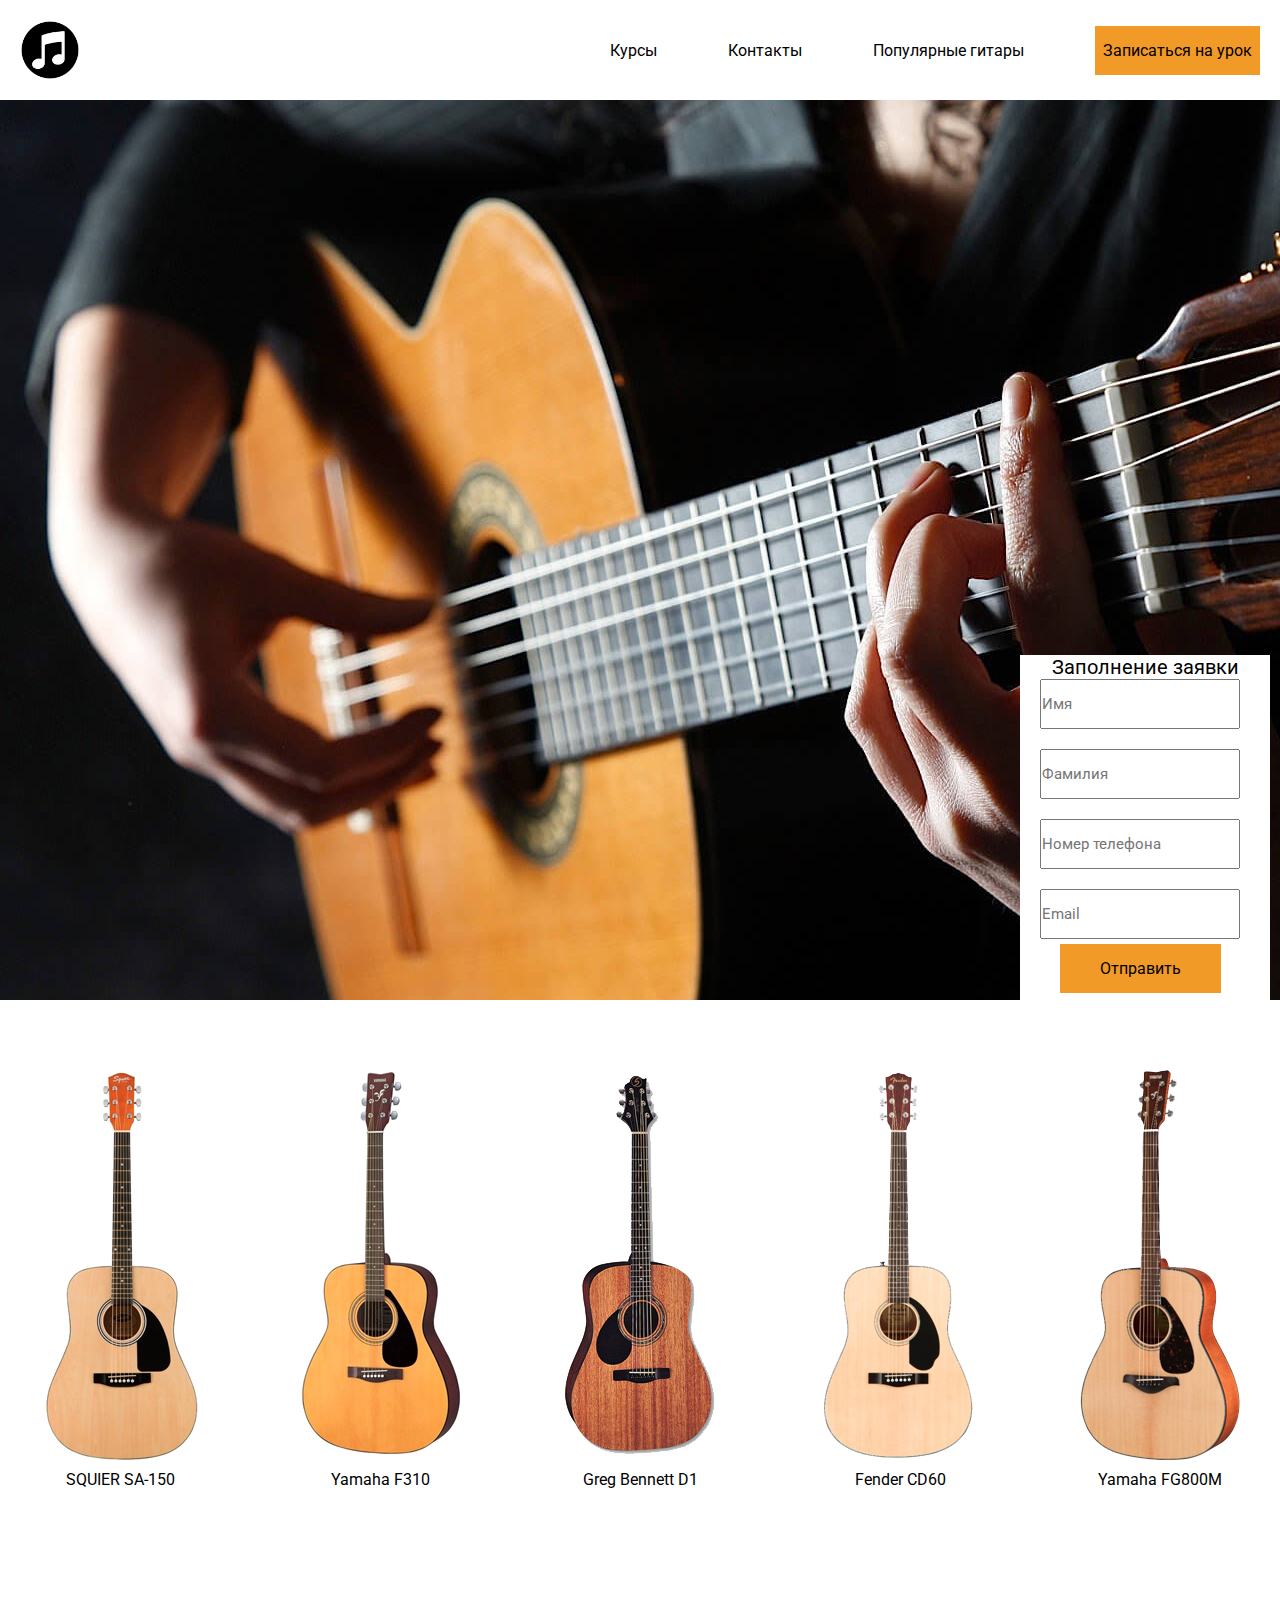
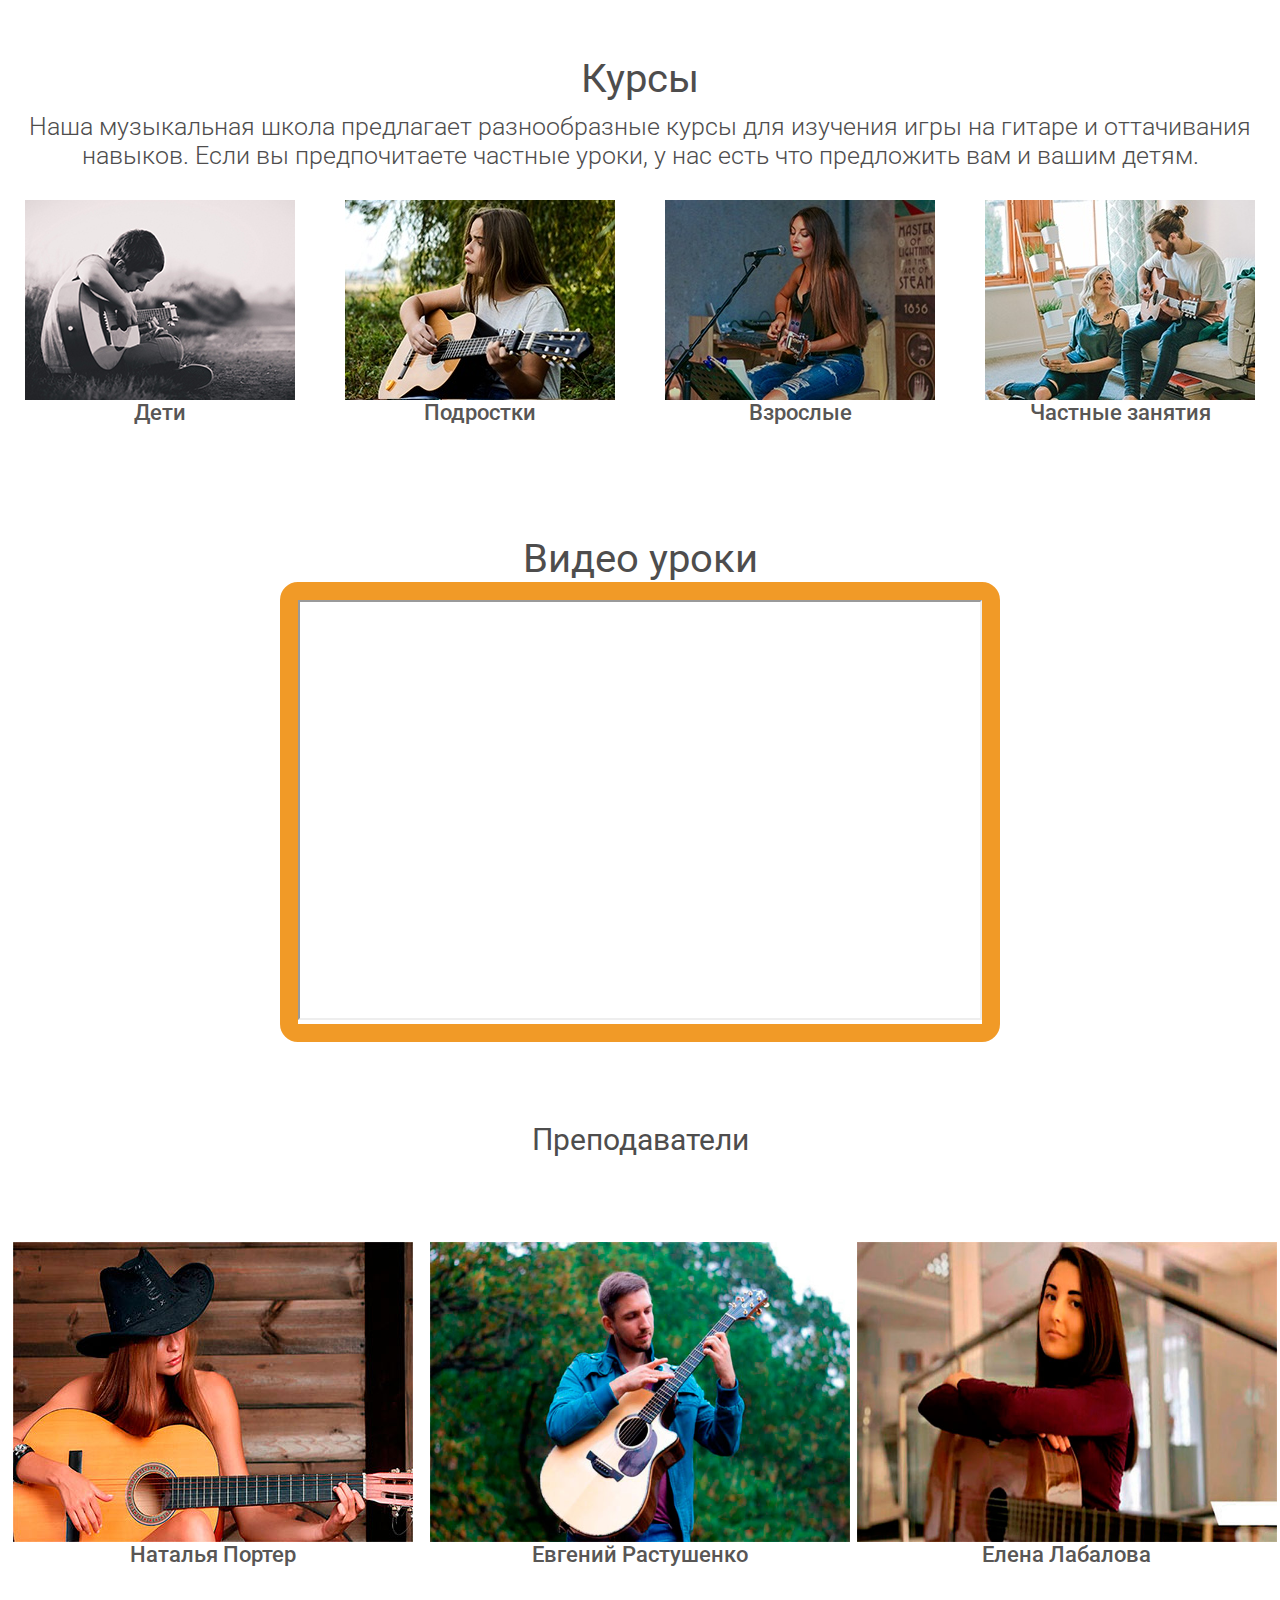
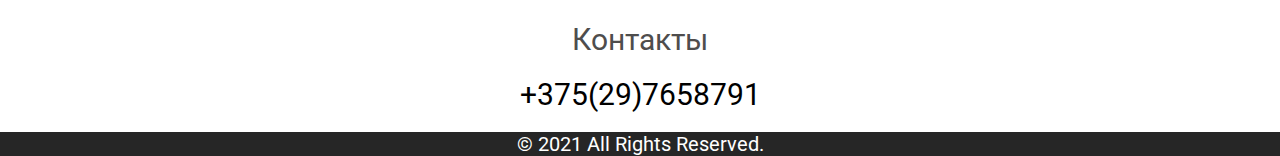
<file: project_1/index.html>
<!DOCTYPE html>
<html lang="en">
<head>
    <meta charset="UTF-8">
    <meta http-equiv="X-UA-Compatible" content="IE=edge">
    <meta name="viewport" content="width=device-width, initial-scale=1.0">
    <title>Landing page</title>
    <link rel="preconnect" href="https://fonts.googleapis.com">
    <link rel="preconnect" href="https://fonts.gstatic.com" crossorigin>
    <link href="https://fonts.googleapis.com/css2?family=Roboto:wght@300;500;700&display=swap" rel="stylesheet">
    <link rel="stylesheet" href="style.css">
</head>
<body>
    <header>
        <div class="wrapper">
            <div class="logo">
            </div>
            <div class="menu">
                <div class="links">
                    <a href="#courses_href">Курсы</a>
                </div>
                <div class="links">
                    <a href="#contact_href">Контакты</a>
                </div>
                <div class="links">
                    <a href="#guitars_href">Популярные гитары</a>
                    
                </div>
                <div class="links">
                    <a href="#form_href">Записаться на урок</a>
                </div>
            </div>
            <div class="menu-burger">

            </div>
        </div>
    </header>
    <main>
    <div class="wrapper">
        <section class="form">
            <div class="reg_form">
                <p class="form_text" id="form_href">Заполнение заявки</p>
                <form action="">
                    <input type="text" placeholder="Имя">
                    <input type="text" placeholder="Фамилия">
                    <input type="tel" placeholder="Номер телефона">
                    <input type="email" placeholder="Email">
                    <a href="#" class="btn_form">
                        Отправить
                    </a>
                </form>
            </div>
        </section>
    </div>
    </main>
    <section>
        <div class="wrapper">
            <div class="courses_title" >
            </div>
            <div class="guitars_catalog" id="guitars_href">
                
                <div class="guitars-item">
                    <div class="guitars guitars_1">
                    </div>
                    <div class="guitars_name_item">
                        SQUIER SA-150
                    </div>
                </div>
                <div class="guitars-item">
                    <div class="guitars guitars_2">
                    </div>
                    <div class="guitars_name_item">
                        Yamaha F310 
                    </div>
                </div>
                <div class="guitars-item">
                    <div class="guitars guitars_3">
                    </div>
                    <div class="guitars_name_item">
                        Greg Bennett D1
                    </div>
                </div>
                <div class="guitars-item">
                    <div class="guitars guitars_4">
                    </div>
                    <div class="guitars_name_item">
                        Fender CD60
                    </div>
                </div>
                <div class="guitars-item">
                    <div class="guitars guitars_5">
                    </div>
                    <div class="guitars_name_item">
                        Yamaha FG800M
                    </div>
                </div>
                </div>
        </div>
    </section>
    <section class="courses_sec">
        <div class="wrapper">
            <div class="courses_title" id="courses_href">
                Курсы
            </div>
            <div class="courses_subtitle">
                Наша музыкальная школа предлагает разнообразные курсы 
                для изучения игры на гитаре и оттачивания навыков. 
                Если вы предпочитаете частные уроки, 
                у нас есть что предложить вам и вашим детям.
            </div>
            <div class="courses_box">
                <div class="courses_box-item">
                    <div class="courses_img courses_img_kids">
                    </div>
                    <div class="name_item">
                        Дети
                    </div>
                </div>
                <div class="courses_box-item">
                    <div class="courses_img courses_img_teens">
                    </div>
                    <div class="name_item">
                        Подростки
                    </div>
                </div>
                <div class="courses_box-item">
                    <div class="courses_img courses_img_abults">
                    </div>
                    <div class="name_item">
                        Взрослые
                    </div>
                </div>
                <div class="courses_box-item">
                    <div class="courses_img courses_img_private_lessons">
                    </div>
                    <div class="name_item">
                        Частные занятия
                    </div>
                </div>
        </div>
        </div>
    </section>
    <section class="video-box">
        <div class="courses_title">
            Видео уроки
        </div>
        <div class="video">
            <iframe src="https://www.youtube.com/embed/zbSF_3azDsw"></iframe>
        </div>
    </section>
    <section class="teachers">
        <div class="wrapper">
            <div class="teachers_title">
                Преподаватели
            </div>
            <div class="teachers_box">
                    <div class="teachers_box-item">
                        <div class="teachers_img teachers_img_team_1">
                        </div>
                        <div class="teachers_name_item">
                            Наталья Портер
                        </div>
                    </div>
                    <div class="teachers_box-item">
                        <div class="teachers_img teachers_img_team_2">
                        </div>
                        <div class="teachers_name_item">
                            Евгений Растушенко
                        </div>
                    </div>
                    <div class="teachers_box-item">
                        <div class="teachers_img teachers_img_team_3">
                        </div>
                        <div class="teachers_name_item">
                            Елена Лабалова
                        </div>
                    </div>
            </div>
        </div>
    </section>
    <footer id="contact_href">
        <div class="number_name">
            Контакты
        </div>
        <div class="footer_contact">
            <a href="tel:+375297658791">+375(29)7658791</a>
        </div>
        <div class="footer">
            &#169; 2021 All Rights Reserved.
        </div>
    </footer>
    <script>
        let menu = document.querySelector('.menu');
        let btn = document.querySelector('.menu-burger');
        btn.addEventListener('click', function() {
        menu.classList.toggle('active');
        })
    </script>
</body>
</html>
</file>
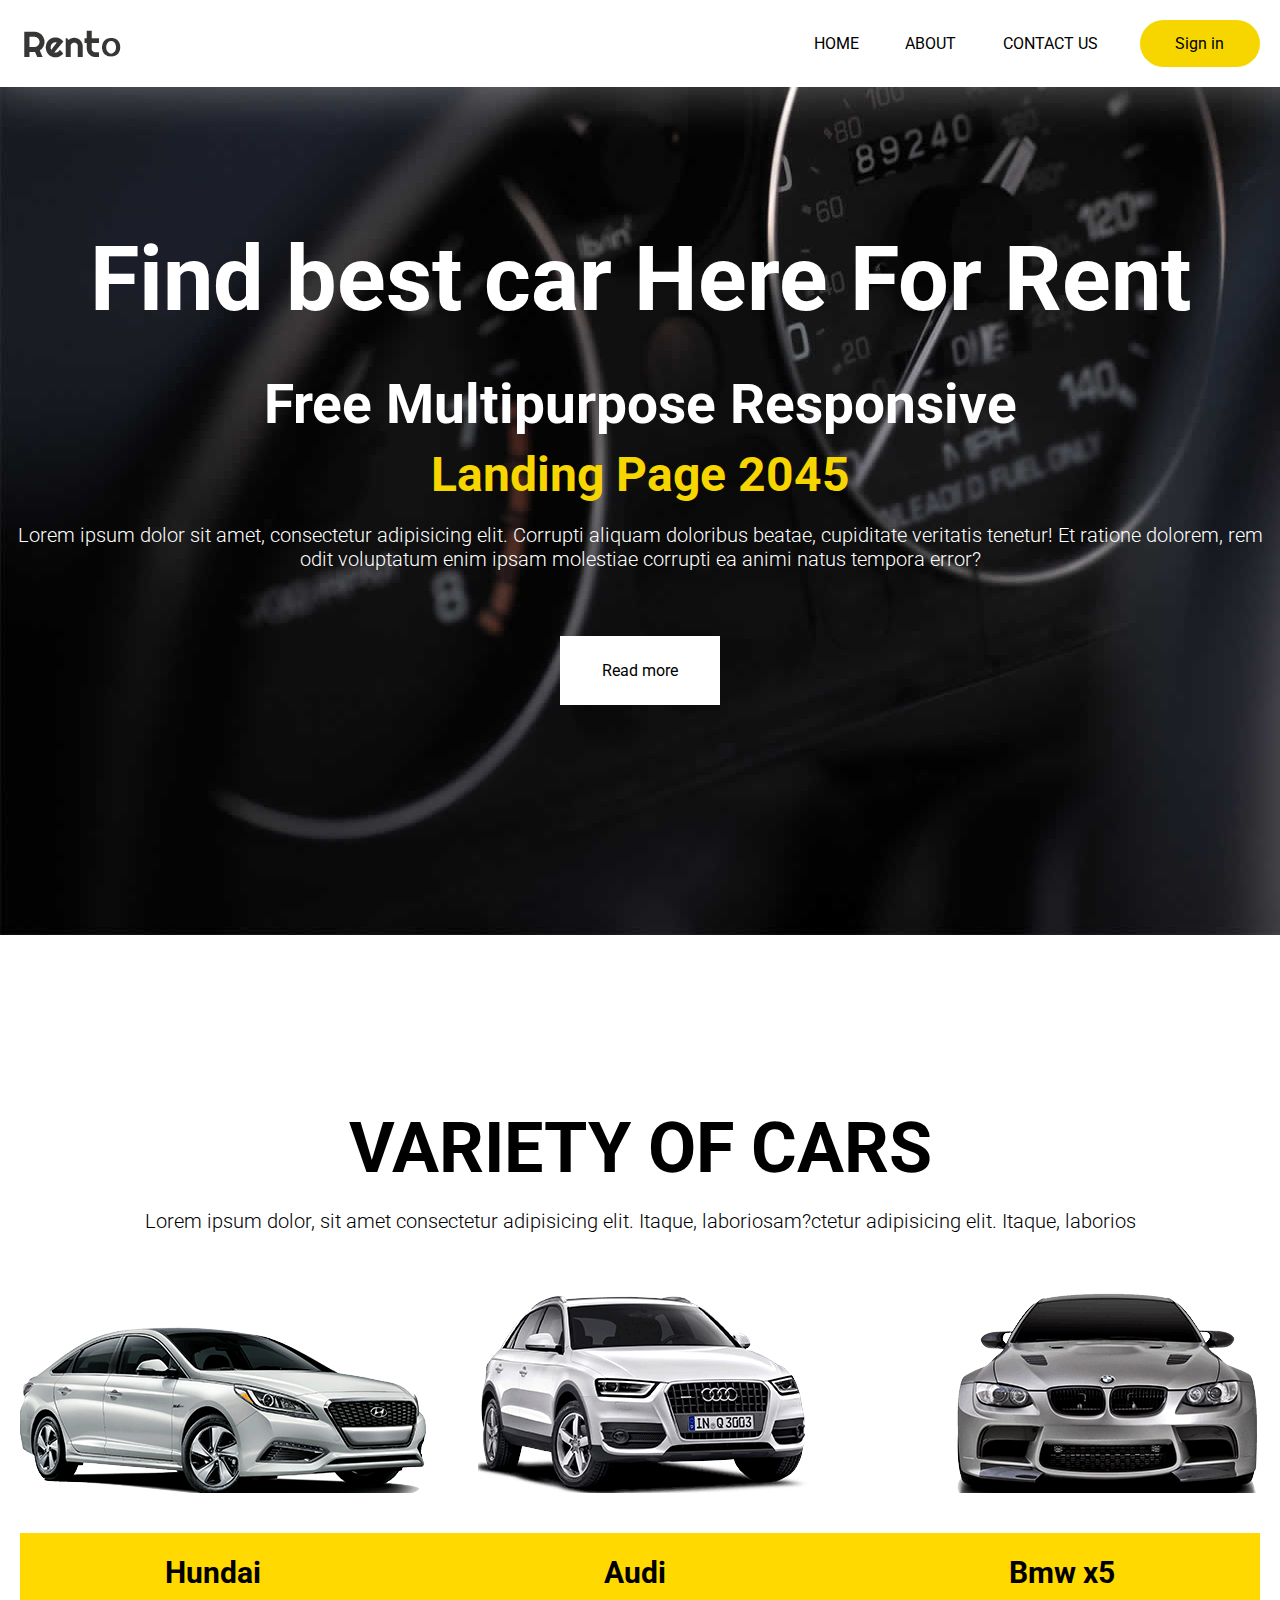
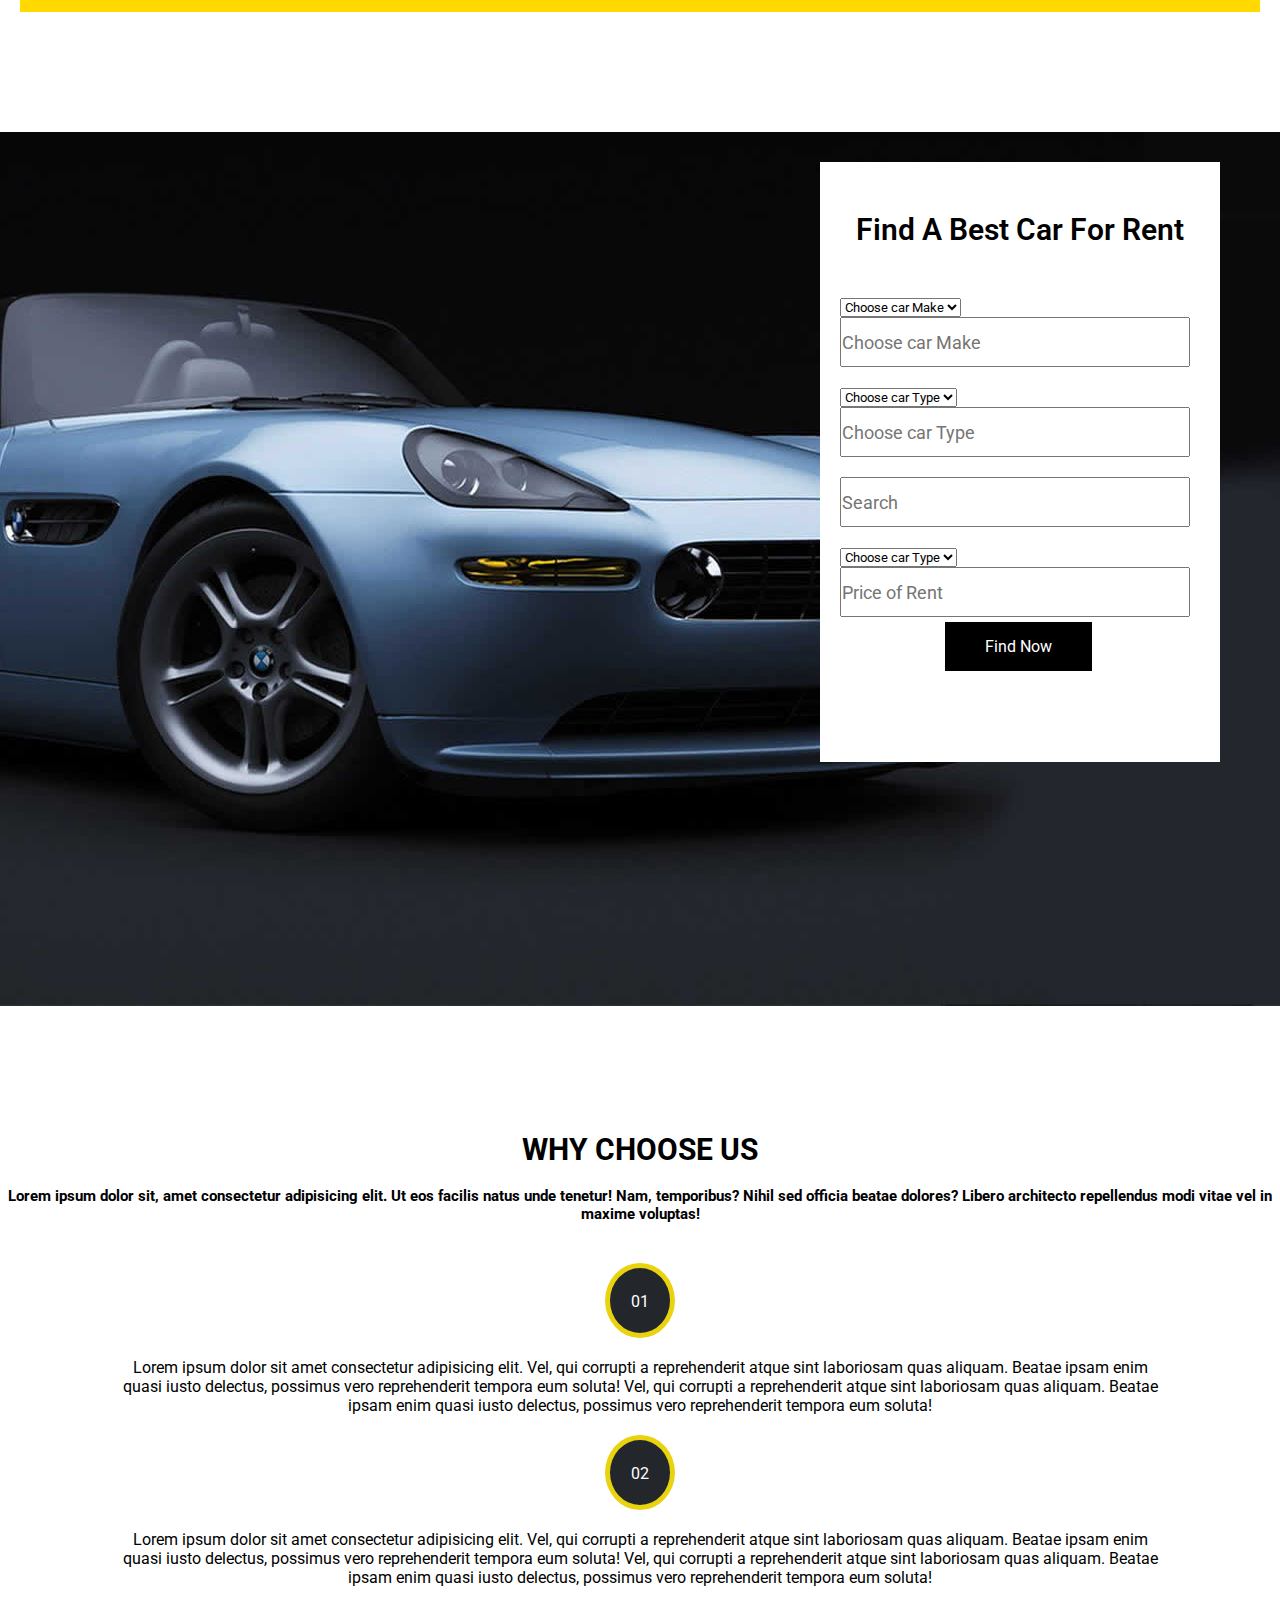
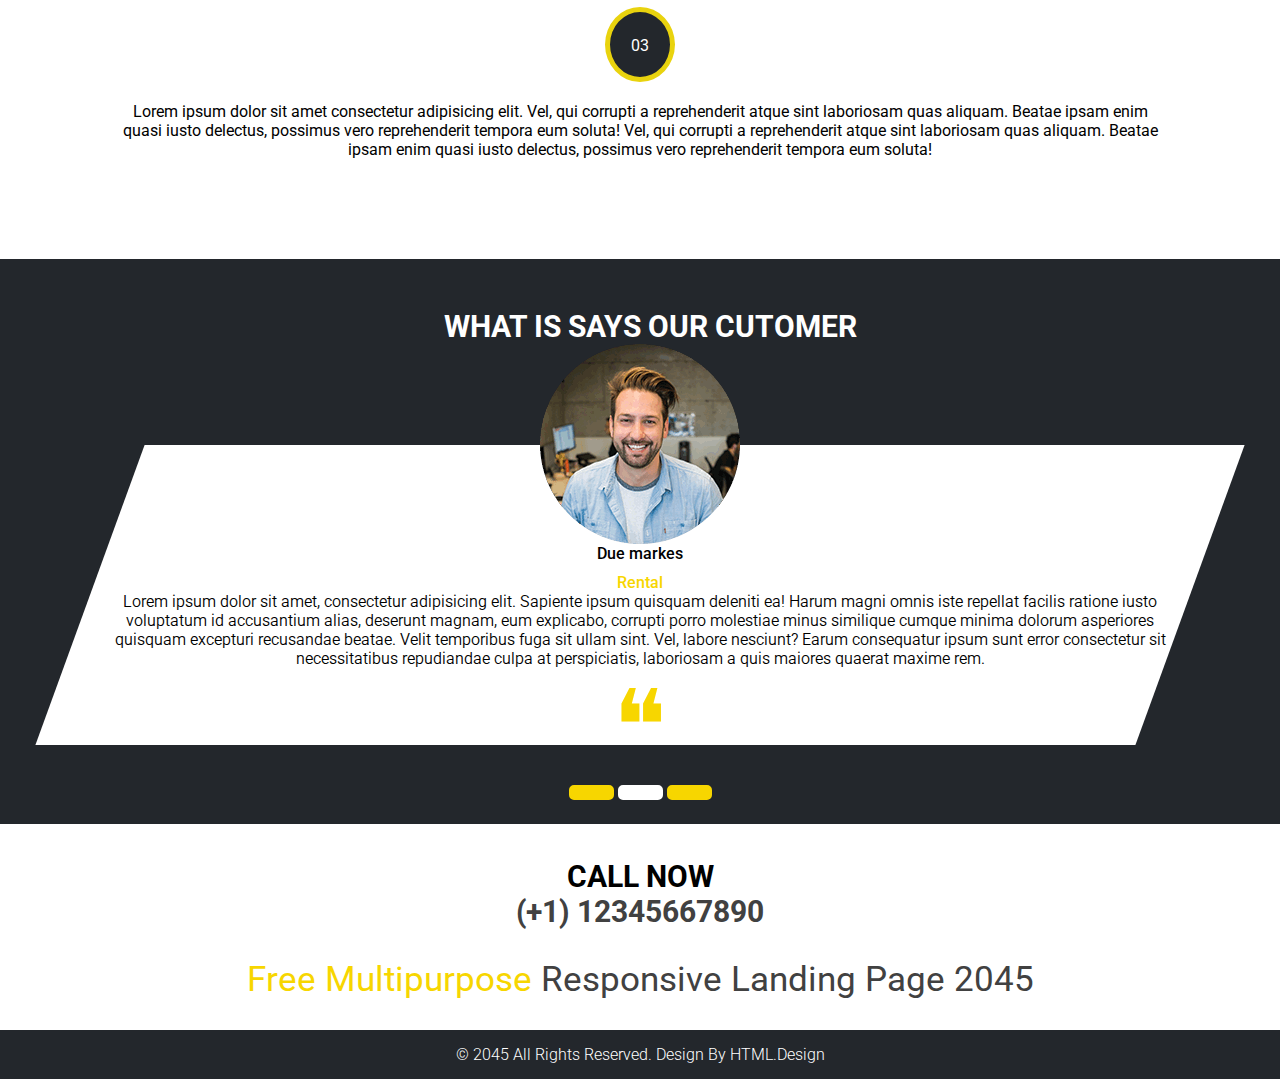
<file: project_2/index.html>
<!DOCTYPE html>
<html lang="en">

<head>
    <meta charset="UTF-8">
    <meta http-equiv="X-UA-Compatible" content="IE=edge">
    <meta name="viewport" content="width=device-width, initial-scale=1.0">
    <link rel="preconnect" href="https://fonts.googleapis.com">
    <link rel="preconnect" href="https://fonts.gstatic.com" crossorigin>
    <link href="https://fonts.googleapis.com/css2?family=Roboto:wght@300;500;700&display=swap" rel="stylesheet">
    <title>Landing page</title>
    <link rel="stylesheet" href="style.css">
</head>

<body>
    <header>
        <div class="container">
            <div class="logo">
            </div>

            <div class="menu">
                <div class="links">
                    <a href="index.html">HOME</a>
                </div>
                <div class="links">
                    <a href="#car_href">ABOUT</a>
                </div>
                <div class="links">
                    <a href="#contact">CONTACT US</a>
                </div>
                <div class="links">
                    <a href="">Sign in</a>
                </div>
            </div>
    </header>

    <main>
        <div class="container">
            <div class="text">
                Find best car Here For Rent
            </div>
            <div class="description">
                Free Multipurpose Responsive
            </div>
            <div class="subdescr">
                Landing Page 2045
            </div>
            <div class="descr-footer">
                Lorem ipsum dolor sit amet, consectetur adipisicing elit. Corrupti aliquam doloribus beatae, cupiditate
                veritatis tenetur! Et ratione dolorem, rem odit voluptatum enim ipsam molestiae corrupti ea animi natus
                tempora error?
            </div>
        </div>
        <div class="btn">
            <a href="#read">
                Read more
            </a>
        </div>
    </main>

    <section class="car" id="car_href">
        <div class="container">
            <div class="car-title">
                variety of cars
            </div>
            <div class="car-descr">
                Lorem ipsum dolor, sit amet consectetur adipisicing elit. Itaque, laboriosam?ctetur adipisicing elit.
                Itaque, laborios
            </div>
            <div class="car-box">
                <div class="car_1"></div>
                <div class="car_2"></div>
                <div class="car_3"></div>
            </div>
            <div class="car-name">
                <div class="car-name__item">
                    Hundai
                </div>
                <div class="car-name__item">
                    Audi
                </div>
                <div class="car-name__item">
                    Bmw x5
                </div>
            </div>
        </div>
    </section>
    <section class="form">
        <div class="search_form">
            <p class="form_text">Find A Best Car For Rent</p>
            <form action="">
                <select name="car" id="" class="select">
                    <option value="">Choose car Make</option>
                </select>
                <input type="text" placeholder="Choose car Make">
                <select name="car" id="" class="select">
                    <option value="">Choose car Type</option>
                </select>
                <input type="text" placeholder="Choose car Type">
                <input type="text" placeholder="Search">
                <select name="car" id="" class="select">
                    <option value="">Choose car Type</option>
                </select>
                <input type="text" placeholder="Price of Rent">
                <a href="#" class="btn_form">
                    Find Now
                </a>
            </form>
        </div>
    </section>
    <section class="advantages" id="read">
        <div class="container">
            <div class="advantages-title">
                Why Choose Us
            </div>
            <div class="advantages-subtitle">
                Lorem ipsum dolor sit, amet consectetur adipisicing elit. Ut eos facilis natus unde tenetur! Nam,
                temporibus? Nihil sed officia beatae dolores? Libero architecto repellendus modi vitae vel in maxime
                voluptas!
            </div>
        </div>
        <div class="advantages_box">
            <div class="item">
                <div class="item_num">
                    01
                </div>
                <div class="item_text">
                    Lorem ipsum dolor sit amet consectetur adipisicing elit. Vel, qui corrupti a reprehenderit atque
                    sint laboriosam quas aliquam. Beatae ipsam enim quasi iusto delectus, possimus vero reprehenderit
                    tempora eum soluta!
                    Vel, qui corrupti a reprehenderit atque sint laboriosam quas aliquam. Beatae ipsam enim quasi iusto
                    delectus, possimus vero reprehenderit tempora eum soluta!
                </div>
                <div class="item_num">
                    02
                </div>
                <div class="item_text">
                    Lorem ipsum dolor sit amet consectetur adipisicing elit. Vel, qui corrupti a reprehenderit atque
                    sint laboriosam quas aliquam. Beatae ipsam enim quasi iusto delectus, possimus vero reprehenderit
                    tempora eum soluta!
                    Vel, qui corrupti a reprehenderit atque sint laboriosam quas aliquam. Beatae ipsam enim quasi iusto
                    delectus, possimus vero reprehenderit tempora eum soluta!
                </div>
                <div class="item_num">
                    03
                </div>
                <div class="item_text">
                    Lorem ipsum dolor sit amet consectetur adipisicing elit. Vel, qui corrupti a reprehenderit atque
                    sint laboriosam quas aliquam. Beatae ipsam enim quasi iusto delectus, possimus vero reprehenderit
                    tempora eum soluta!
                    Vel, qui corrupti a reprehenderit atque sint laboriosam quas aliquam. Beatae ipsam enim quasi iusto
                    delectus, possimus vero reprehenderit tempora eum soluta!
                </div>
            </div>
        </div>
    </section>
    <section class="slider">
        <div class="container">

            <div class="sliders">
                <div class="slider_title">
                    What Is Says Our Cutomer
                </div>
                <div class="slider_overlay"></div>
                <div class="slider_item">
                    <div class="slide">
                    </div>
                    <div class="depiction">
                        Due markes
                    </div>
                    <div class="subtitle_section">
                        Rental
                    </div>
                    <div class="text_section">
                        Lorem ipsum dolor sit amet, consectetur adipisicing elit. Sapiente ipsum quisquam deleniti ea!
                        Harum magni omnis iste repellat facilis ratione iusto voluptatum id accusantium alias, deserunt
                        magnam, eum explicabo, corrupti porro molestiae minus similique cumque minima dolorum asperiores
                        quisquam excepturi recusandae beatae. Velit temporibus fuga sit ullam sint. Vel, labore
                        nesciunt? Earum consequatur ipsum sunt error consectetur sit necessitatibus repudiandae culpa at
                        perspiciatis, laboriosam a quis maiores quaerat maxime rem.
                    </div>
                    <span>
                        &#10077;
                    </span>
                </div>
            </div>
            <div class="indicator">
            </div>
            <div class="indicator color">
            </div>
            <div class="indicator">
            </div>
        </div>

    </section>
    <footer id="contact">
        <div class="footer_title advantages-title">
            call now
        </div>
        <div class="footer_tel">
            <a href="tel:+112345667890">(+1) 12345667890</a>
        </div>
        <div class="footer_descr">
            <span> Free Multipurpose</span> Responsive Landing Page 2045
        </div>
        <div class="footer">
            &#169; 2045 All Rights Reserved. Design By HTML.Design
        </div>
    </footer>
</body>

</html>
</file>
<file: project_1/style.css>
*{
    box-sizing: border-box;
    padding: 0;
    margin: 0;
    font-family: 'Roboto', sans-serif;
}
body,html{
    height: 100%;
}
html{
    scroll-behavior: smooth;
}
.wrapper{
    max-width: 1540px;
    width: 100%;
    margin: 0 auto;
}
.logo{
    background: url('/project_1/img/logo.png') no-repeat;
    background-size: contain;
    max-width: 60px;
    width: 100%;
    height: 60px;
}
header > .wrapper {
    padding: 20px;
    display: flex;
    justify-content: space-between;
    align-items: center;
}
.menu{
    max-width: 650px;
    width: 100%;
    display: flex;
    justify-content: space-between;
    align-items: center;
}
.menu-burger {
    display: none;
    width: 40px;
    height: 40px;
    background:url('/project_1/img/menu_icon.png') center center no-repeat;
    background-size: contain;
}
.links:last-child{
    max-width: 165px;
    width: 100%;
    padding: 15px 0;
    background: #f19a27;
    text-align: center;
}
.links:last-child:hover a{
    color: #fff;
    transition: .4s;
}
a{
    text-decoration: none;
    color: black;
}
main{
    background: url('/project_1/img/main.png') no-repeat;
    width: 100%;
    height: 100%;
}
.main_content{
    color: #fff;
    padding: 70px;
    font-size: 60px;
    text-align: center;
}
.guitars_catalog{
    margin-top: 60px;
    display: flex;
    justify-content: space-between;
}
.guitars-item {
    width: 100%;
    max-width: 240px;
    padding-bottom: 16px;
    display: flex;
    flex-direction: column;
    align-items: center;
    transition: .3s;
    background: transparent;
}
.guitars-item:hover {
    box-shadow: 0px 2px 38px 0px #f19a27;
    border-radius: 10px;
}
.guitars_1{
    background: url('/project_1/img/guitar1.png') center center no-repeat;
}
.guitars_2{
    background: url('/project_1/img/guitar2.png') center center no-repeat;
}
.guitars_3{
    background: url('/project_1/img/guitar3.png') center center no-repeat;
}
.guitars_4{
    background: url('/project_1/img/guitar4.png') center center no-repeat;
}
.guitars_5{
    background: url('/project_1/img/guitar5.png') center center no-repeat;
}
.guitars {
    width: 100%;
    height: 410px;
}
.guitars_name{
    display: flex;
    justify-content: space-between;
    padding: 0 0 0 55px;
    font-size: 30px; 
    font-weight: 700; 
}
.courses_title{
    text-align: center;
    font-size: 40px;
    font-weight: 400;
    color: #4e4d4d;
}
.courses_subtitle{
    text-align: center;
    font-size: 25px;
    font-weight: 300;
    color: #4e4d4d;
    padding-top: 10px;
}
.courses_sec{
    margin-top: 150px;
}
.courses_img_kids{
    background: url('/project_1/img/kids.jpg') no-repeat;
    max-width: 270px;
    width: 100%;
    height: 200px;
}
.courses_img_teens{
    background: url('/project_1/img/Teens.jpg') no-repeat;
    max-width: 270px;
    width: 100%;
    height: 200px;
}
.courses_img_abults{
    background: url('/project_1/img/Abults.jpg') no-repeat;
    max-width: 270px;
    width: 100%;
    height: 200px;
}
.courses_img_private_lessons{
    background: url('/project_1/img/PrivateLessons.jpg') no-repeat;
    max-width: 270px;
    width: 100%;
    height: 200px;
}
.courses_box{
    display: flex;
    justify-content: space-between;
    margin-top: 30px;
}
.courses_img {
    transition: .3s;
}
.courses_img:hover {
    box-shadow: 0px 2px 38px 0px #000;
    filter: brightness(0.9);
    border-radius: 10px;
}
.courses_box-item{
    display: flex;
    justify-content: space-between;
    flex-direction: column;
    align-items: center;
    width: 100%;
    font-size: 25px;
}
.video-box {
    max-width: 720px;
    width: 100%;
    margin: 55px auto;
}
.video {
    border: 18px solid #f19a27;
    border-radius: 18px;
}
.video iframe{
    width: 100%;
    height: 420px;
}
.modal {
    width: 100%;
    height: 100%;
    background: rgba(0, 0, 0, 0.5);
}
.modal-form {
    display: flex;
    flex-direction: column;
}
.modal-form input {
    margin-bottom: 20px;
}
.modal,
.modal-form {
    position: fixed;
    top: 50%;
    left: 50%;
    transform: translate(-50%,-50%);
    display: none;
}
.teachers_box{
    display: flex;
    justify-content: space-between;
    margin-top: 85px;
}
.teachers_box-item{
    display: flex;
    justify-content: space-between;
    flex-direction: column;
    align-items: center;
    width: 100%;
    font-size: 25px;
}
.teachers_img_team_1{
    background: url('/project_1/img/team1.jpg') center center no-repeat;
    width: 100%;
}
.teachers_img_team_2{
    background: url('/project_1/img/team2.jpg') center center no-repeat;
    width: 100%;
}
.teachers_img_team_3{
    background: url('/project_1/img/team3.jpg') center center no-repeat;
    width: 100%;
}
.teachers_img {
    height: 300px;
    background-size: contain;
}
.teachers_name_item{
    font-size: 22px;
    font-weight: 500;
    color: #585655;
    margin-bottom: 55px;
    text-align: center;
}
.name_item{
    font-size: 22px;
    font-weight: 500;
    color: #585655;
    margin-bottom: 55px;
    text-align: center;
}
.teachers_title{
    text-align: center;
    font-size: 30px;
    font-weight: 400;
    color: #4e4d4d;
    margin-top: 80px;
}
.footer_contact{
    font-size: 30px;
    font-weight: 400;
    text-align: center;
    margin-top: 20px;
    margin-bottom: 20px;
}
.footer_title{
    align-items: center;
}
.number_name{
    text-align: center;
    font-size: 30px;
    font-weight: 400;
    color: #4e4d4d;
}
.footer{
    background-color: #262626;
    color: #fff;
    text-align: center;
    font-size: 20px;
    font-weight: 400;
}
.form{
    width: 100%;
    height: 100vh;
    padding-top: 555px;
    padding-right: 0px;
}
.reg_form{
    display: block;
    max-width: 250px;
    width: 100%;
    height: 352px;
    background-color: #fff;
    margin: 0 0 0 auto;
}
input[type="text"], [type="tel"],[type="email"]{
    max-width: 200px;
    width: 100%;
    height: 50px;
    font-size: 15px;
    margin-bottom: 20px;
    margin-left: 20px;
}
.btn_form{
    margin-left: 40px;
    padding-left: 40px;
    padding-right: 40px;
    padding-top: 15px;
    padding-bottom: 15px;
    background: #f19a27;
    text-align: center;
    color: #000;
}
.form_text{
    text-align: center;
    font-size: 20px;
    font-weight: 400;
}
@media (max-width:992px) {
    .menu {
        display: none;
        max-width: 200px;
    }
    .menu-burger {
        display: block;
    }
    .menu.active {
        display: block;
        padding: 15px;
        position: absolute;
        top: 100px;
        right: 0;
        background: #fff;
        height: 56%;
    }
    .menu.active .links {
        margin-bottom: 10px;
    }
    .menu.active .links:last-child {
        margin-bottom: 0;
    }
}
@media(max-width:1563px){
    .form{
        padding-right: 10px;
    } 
}
@media(max-width:768px){
    .form{
        padding-right: 30px;
    } 
}
    @media(max-width:1200px){
        .courses_box{
            flex-wrap: wrap;
        }
        .courses_subtitle{
            font-size: 21px;
        }
        .courses_box-item {
            font-size: 21px;
        }
        .teachers_title{
            font-size: 25px;
        }
        .teachers_name_item{
            font-size: 18px;
        }
        .name_item{
            font-size: 18px; 
        }
        .number_name{
            font-size: 21px ;
        }
        .footer_contact{
            font-size: 20px ;
        }
        .courses_title{
            font-size: 20px;
        }
        .video-box{
            max-width: 660px;
            margin: 20px auto;
        }
        .teachers_box{
            margin-top: 60px;
        }
        .footer{
            font-size: 15px;
        }
    }
    @media(max-width:1000px){
        .guitars_catalog{
            flex-wrap: wrap;
        }
        .courses_sec{
            margin-top: 65px;
        }
    }
    @media (max-width:494px){
        .guitars_catalog{
            padding-left: 100px;
        }
    }
    @media (max-width:438px){
        .guitars_catalog{
            padding-left: 70px;
        }
    }
    @media (max-width:400px){
        .guitars_catalog{
            padding-left: 50px;
        }
    }
    @media (max-width:358px){
        .guitars_catalog{
            padding-left: 30px;
        }
    }
    @media (max-width:330px){
        .guitars_catalog{
            padding-left: 20px;
        }
    }
    @media (max-width:320px) {
        .teachers_title{
            margin-top: 40px;
        }
        .teachers_box{
            margin-top: 0;
        }
        .teachers_name_item{
            margin-bottom: 0;
        }
    }
    @media (max-width:374px) {
        .teachers_title{
            margin-top: 50px;
        }
        .teachers_box{
            margin-top: 20px;
        }
        .teachers_name_item{
            margin-bottom: 20px;
        }
    }
    @media(max-width:1268px){
        .teachers_img{
            height: 250px;
        }
    }
    @media(max-width:1067px){
        .teachers_img{
            height: 220px;
        }
    }
    @media(max-width:946px){
        .teachers_img{
            height: 200px;
        }
    }
    @media(max-width:870px){
        .teachers_box{
            flex-wrap: wrap;
        }
        .teachers_title{
            margin-top: 60px;
        }
        .teachers_box{
            margin-top: 30px;
        }
        .teachers_name_item{
            margin-bottom: 30px;
        }
    }
    @media(max-width:719px){
        .video-box{
            max-width: 550px;
        }
    }
    @media(max-width:583px){
        .video-box{
            max-width: 450px;
        }
    }
    @media(max-width:490px){
        .video-box{
            max-width: 400px;
        }
    }
    @media(max-width:486px){
        .courses_subtitle{
            font-size: 17px;
        }
        .courses_box-item {
            font-size: 17px;
        }
        .teachers_title{
            font-size: 21px;
        }
        .teachers_name_item{
            font-size: 17px;
        }
        .name_item{
            font-size: 17px; 
        }
        .number_name{
            font-size: 18px ;
        }
        .footer_contact{
            font-size: 17px ;
        }
        .courses_title{
            font-size: 17px;
        }
        .footer{
            font-size: 15px;
        }
    }
</file>
<file: project_2/style.css>
*{
    box-sizing: border-box;
    padding: 0;
    margin: 0;
    font-family: 'Roboto', sans-serif;
}
body,html{
    height: 100%;
}
html{
    scroll-behavior: smooth;
}
.container  {
    max-width: 1540px;
    width: 100%;
    margin: 0 auto;
}
.logo{
    background: url('/project_2/img/logo.png') no-repeat;
    background-size: contain;
    width: 113px;
    height: 32px;
}
header{

    color: white;
}
header > .container {
    padding: 20px;
    display: flex;
    justify-content: space-between;
    align-items: center;
}
.menu{
    max-width: 450px;
    width: 100%;
    display: flex;
    justify-content: space-between;
    align-items: center;
}
.links{

    padding: 4px;
}
.links:last-child {
    max-width: 120px;
    width: 100%;
    padding: 14px 0;
    background: #f7d600;
    border-radius: 25px;
    text-align: center;

}
.links:last-child a {
    transition: .3s;
}
.links:last-child:hover a{
    color: #fff;
}
a{
    text-decoration: none;
    color: black;
}
main{
    background: url('/project_2/img/banner.jpg') no-repeat;
    width: 100%;
    height: 100vh;
}
main > .container {
    padding-top: 140px;
    text-align: center;
    color: #fff;
}
.text{
    font-size: 90px;
    font-weight: 700;
}
.description{
    font-size: 55px;
    margin-top: 40px;
    font-weight: 700;
}
.subdescr {
    margin-top: 10px;
    font-weight: 700;
    color: #f7d600;
    font-size: 48px;
}
.descr-footer{
    margin-top: 20px;
    font-size: 20px;
    font-weight: 300;
}
.btn {
    max-width: 160px;
    width: 100%;
    margin: 0 auto;
    margin-top: 65px;
    padding: 25px 0;
    background: #fff;
    text-align: center;
}
.car > .container{
    padding: 120px 20px;
}
.car-title{
    text-align: center;
    font-size: 70px; 
    font-weight: 700;
    text-transform: uppercase;
}
.car-descr{
    text-align: center;
    font-size: 20px; 
    font-weight: 300;
    margin-top: 20px;
}
.car-box{
    margin-top: 60px;
    display: flex;
    justify-content: space-between;
}
.car_1{
    background: url('/project_2/img/car_img1.png') no-repeat;
    max-width: 408px;
    width: 100%;
    height: 200px;
}
.car_2{
    background: url('/project_2/img/car_img2.png') no-repeat;
    max-width: 425px;
    width: 100%;
    height: 200px; 
}
.car_3{
    background: url('/project_2/img/car_img3.png') no-repeat;
    max-width: 307px;
    width: 100%;
    height: 200px;  
}
.car-name{
    display: flex;
    justify-content: space-between;
    background-color: rgb(255, 217, 0);
    width: 100%;
    padding: 22px 145px;
    font-size: 30px;
    font-weight: 700;
    margin-top: 40px;
}
.form{
    background: url('/project_2/img/bg.jpg') no-repeat;
    width: 100%;
    height: 100vh;
    padding-top: 30px;
    padding-right: 60px;
}
.advantages{
    text-align: center;
    padding: 100px 0;
}
.advantages-title{
    text-transform: uppercase;
    font-size: 30px;
    font-weight: 700;
}
.advantages-subtitle{
    font-size: 15px;
    font-weight: 700;
    padding: 20px 0;
}
.item_num{
    border-radius: 50%;
    border: 5px solid #e9d30e;
    max-width: 70px;
    width: 100%;
    height: 75px;
    margin: 0 auto;
    line-height: 67px;
    background-color: #23272c;
    color: #fff;
    margin-top: 20px;
}
.item_text{
    max-width: 1053px;
    width: 100%;
    margin: 0 auto;
    margin-top: 20px;
}
.slider{
    background: #23272c;
    text-align: center;
    padding: 0 90px 20px;
    overflow: hidden;
}
.slider_title{
    text-transform: uppercase;
    font-size: 30px;
    font-weight: 700;
    color: #fff;
    margin-top: 50px;
    padding-left: 20px;
}
.slide{
    background: url('/project_2/img/cross_img.png') no-repeat;
    max-width: 201px;
    width: 100%;
    height: 200px;
    margin: 0 auto;
}
.depiction{
    font-weight: 500;
}
.subtitle_section{
    color: #f7d600;
    font-weight: 500;
    margin-top: 10px;
}
.text_section{
    font-weight: 350; 
}
.sliders{
    position: relative;
}
.slider_overlay {
    position: absolute;
    top: 60%;
    width: 100%;
    height: 300px;
    background: #fff;
    transform:translateY(-50%) skew(-20deg);
    z-index: 1;
}
.slider_item {
    position: relative;
    z-index: 2;
}
.slider_item > span{
    display: block;
    font-size: 100px;
    color: #f7d600;
}
.indicator{
    display: inline-block;
    border-radius: 5px;
    border: 2px solid #f7d600;
    background-color:#f7d600;
    max-width: 45px;
    width: 100%;
    height: 15px;
    margin-top: 0px;
}
.color{
    border: 2px solid #fff;
    background-color:#fff;
}
footer{
    text-align: center;
}
.footer_tel a{
    font-size: 30px;
    font-weight: 700;
    color: #414141;
}
footer span{
    color: #f7d600;
    font-size: 35px;
}
.footer_descr{
    color: #414141;
    font-size: 35px;
    margin-top: 30px;
}
.footer{
    color: #fff;
    background-color: #23272c;
    font-weight: 300;
    padding: 15px 0;
    margin-top: 30px;
}
.footer_title{
    margin-top: 35px;
}
.search_form{
    display: block;
    max-width: 400px;
    width: 100%;
    height: 600px;
    background-color: #fff;
    margin: 0 0 0 auto;
}
input[type="text"]{
    max-width: 350px;
    width: 90%;
    height: 50px;
    font-size: 18px;
    margin-bottom: 20px;
    margin-left: 20px;
}
.select{
    margin-left: 20px;
}
.form_text{
    text-align: center;
    font-size: 30px; 
    font-weight: 600;
    padding-top: 50px;
    padding-bottom: 50px;
}
form .btn_form{
    margin-left: 125px;
    padding-left: 40px;
    padding-right: 40px;
    padding-top: 15px;
    padding-bottom: 15px;
    background: #000000;
    text-align: center;
    color: #fff;
}
@media (max-width:1200px) {
    .text{
        font-size: 75px;
    }
    .description{
        font-size: 50px;
        margin-top: 25px;
    }
    .subdescr{
        font-size: 42px;
    }
    .descr-footer,.car-descr{
        font-size: 18px;
    }
    .btn{
        margin-top: 55px;
        max-width: 145px;
    }
    main > .container{
        padding: 140px 20px 0 20px;
    }
    .car_1,.car_2,.car_3{
        background-size: contain;
    }
    .car_1{
        max-width: 320px;
    }
    .car_2{
        max-width: 295px;
    }
    .car_3{
        max-width: 260px;
    }
    .car-name{
        margin-top: 0px;
        font-size: 25px;
        padding: 22px 89px;
    }
    .car > .container {
        padding-bottom: 100px;
    }
    .advantages{
        padding: 100px 20px;
    }
    .text_section{
        padding: 0 20px;
        padding-left: 0;
    }
    .subtitle_section{
        padding-left: 0px;
    }
    .slider_item span {
    padding-left: 0px;
}
.footer_descr{
    margin-top: 13px;
}
main{
    height: 80vh; 
}
}
@media (max-width:992px) { 
    .text{
        font-size: 50px;
    }
    .description{
        font-size: 40px;
        margin-top: 5px;
    }
    .subdescr{
        font-size: 35px;
    }
    .descr-footer,.car-descr{
        font-size: 18px;
    }
    .btn{
        margin-top: 55px;
        max-width: 145px;
    } 
    main > .container {
        padding-top: 120px;
    }
    .car_1{
        max-width: 240px;
        height: 145px;
    }
    .car_2{
        max-width: 230px;
        height: 145px;
    }
    .car_3{
        max-width: 207px;
        height: 145px;
    }
    .car-name{
        margin-top: 0px;
        font-size: 25px;
        padding: 22px 63px;
    }
    .slider_overlay {
        transform: translateY(-50%) skew(-13deg);
    }
    .slider_item > span {
        font-size: 80px;
    }
    .slider_overlay {
        height: 360px;
    }
    .footer_descr,footer span {
        font-size: 23px;
    }
}
@media(max-width:768px){
    .slider {
        background: #23272c;
        text-align: center;
        padding: 0 0px 20px;
        overflow: hidden;
    }
    
    .slider_overlay {
        transform: translateY(-50%) skew( 0deg);
    }
    .text_section {
        padding: 0 0;
        padding-left: 0;
    }
    .search_form {
        height: 565px;
    }
    .form {
        padding: 10px;
    }
}
@media(max-width:420px) {
    main {
        height: 59vh;
    }
    main > .container {
        padding-top: 65px;
    }
    .text {
        font-size: 30px;
    }
    .description {
        font-size: 23px;
    }
    .subdescr {
        font-size: 23px;
    }
    .descr-footer, .car-descr {
        font-size: 15px;
    }
    .btn {
        margin-top: 55px;
        max-width: 120px;
    }
    .car > .container {
        padding: 52px 20px;
    }
    .car-title {
        font-size: 43px;
    }
    .car-name {
        display: none;
    }
    .car-box {
        flex-direction: column;
        align-items: center;
    }
    .slider_item > span {
        font-size: 60px;
    }
    .slider_overlay {
        height: 432px;
    }
    .advantages-title,
    .footer_tel a {
        font-size: 23px;
    }
    .footer_descr, footer span {
        font-size: 18px;
    }
    .form {
        height: 70vh;
    }

    .menu{
        font-size: 12px;
    }
}
@media(max-width:320px) {
    main > .container {
        padding-top: 38px;
    }
    .car-title {
        font-size: 28px;
    }
    .descr-footer, .car-descr {
        font-size: 14px;
    }
    .form_text {
        font-size: 24px;

    }
    form .btn_form {
        max-width: 155px;
        display: block;
        margin: 0 auto;
    }
    .advantages {
        padding: 56px 20px;
    }
    .item_num {
        max-width: 73px;
    }
    .slider_title {
        padding-left: 0;
    }
    .slider_overlay {
        height: 485px;
    }
    .footer {
        font-size: 12px;
    }
}
</file>
